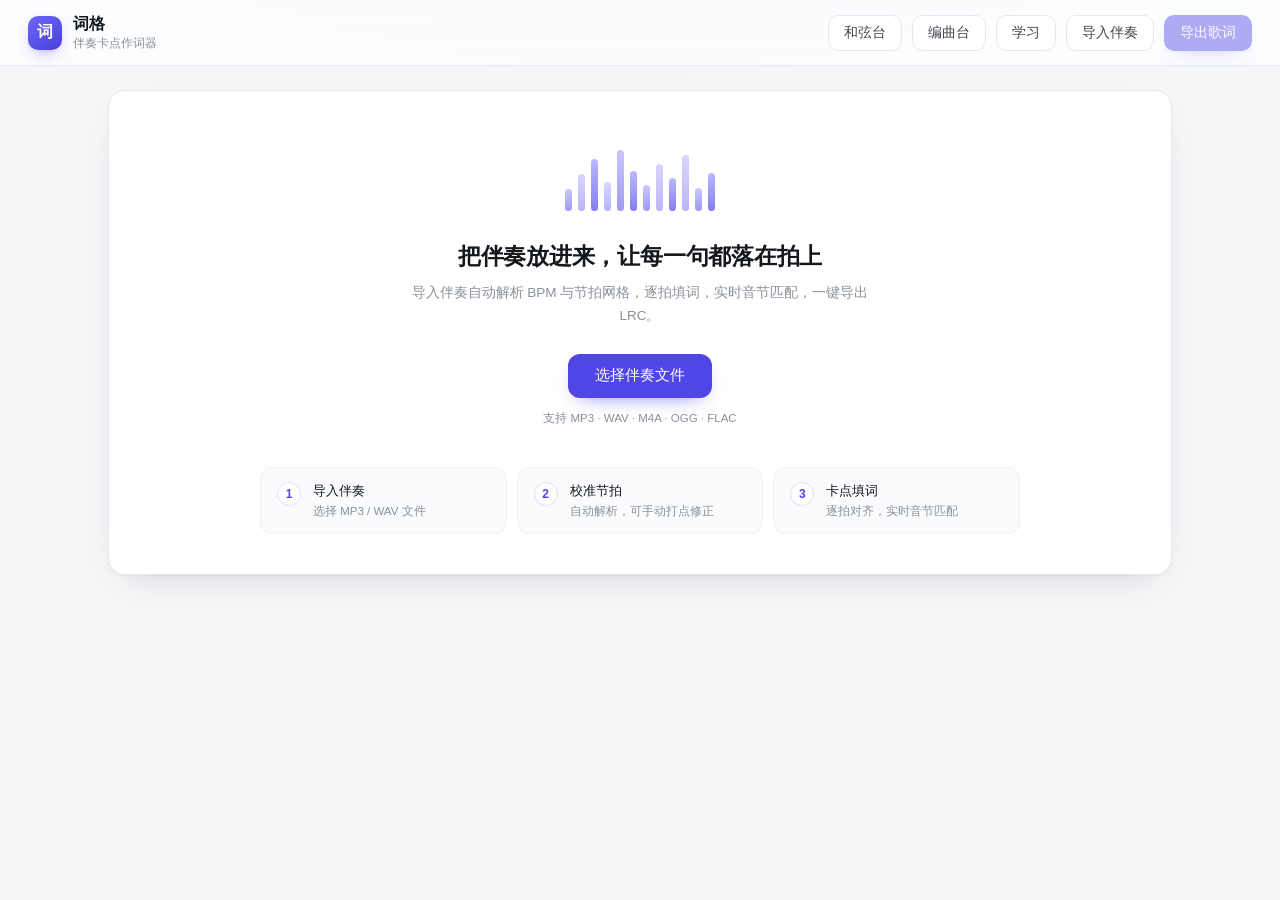
<file: index.html>
<!doctype html>
<html lang="zh-CN">
<head>
<meta charset="utf-8">
<meta name="viewport" content="width=device-width, initial-scale=1">
<title>词格 · 伴奏卡点作词器</title>
<link rel="stylesheet" href="styles.css">
</head>
<body>

<header class="topbar">
  <div class="brand">
    <div class="logo">词</div>
    <div class="brand-text">
      <h1>词格</h1>
      <p>伴奏卡点作词器</p>
    </div>
  </div>
  <div class="top-actions">
    <span class="save-hint" id="saveHint"></span>
    <button class="btn btn-ghost" id="btnHarmony">和弦台</button>
    <button class="btn btn-ghost" id="btnStudio">编曲台</button>
    <button class="btn btn-ghost" id="btnLearn">学习</button>
    <button class="btn btn-ghost" id="btnImport">导入伴奏</button>
    <button class="btn btn-primary" id="btnExport" disabled>导出歌词</button>
  </div>
</header>

<main class="shell">

  <section class="empty card" id="emptyState">
    <div class="empty-visual" aria-hidden="true">
      <span style="--h:34%"></span><span style="--h:58%"></span><span style="--h:82%"></span>
      <span style="--h:46%"></span><span style="--h:96%"></span><span style="--h:62%"></span>
      <span style="--h:40%"></span><span style="--h:74%"></span><span style="--h:52%"></span>
      <span style="--h:88%"></span><span style="--h:36%"></span><span style="--h:60%"></span>
    </div>
    <h2>把伴奏放进来，让每一句都落在拍上</h2>
    <p class="lead">导入伴奏自动解析 BPM 与节拍网格，逐拍填词，实时音节匹配，一键导出 LRC。</p>
    <button class="btn btn-primary btn-lg" id="btnEmptyImport">选择伴奏文件</button>
    <p class="hint">支持 MP3 · WAV · M4A · OGG · FLAC</p>

    <div class="steps">
      <div class="step">
        <span>1</span>
        <p>导入伴奏<em>选择 MP3 / WAV 文件</em></p>
      </div>
      <div class="step">
        <span>2</span>
        <p>校准节拍<em>自动解析，可手动打点修正</em></p>
      </div>
      <div class="step">
        <span>3</span>
        <p>卡点填词<em>逐拍对齐，实时音节匹配</em></p>
      </div>
    </div>
  </section>

  <div id="studio" hidden>

    <section class="card track">
      <div class="track-head">
        <div class="track-meta">
          <span class="live-dot"></span>
          <span class="track-name" id="trackName">—</span>
          <span class="track-info muted" id="trackInfo"></span>
        </div>
        <div class="track-tools">
          <button class="mini" id="btnZoomOut" title="缩小">−</button>
          <button class="mini" id="btnZoomIn" title="放大">+</button>
          <button class="mini" id="btnZoomAll" title="显示全部">全</button>
          <button class="mini" id="btnCtxChange">换伴奏</button>
        </div>
      </div>

      <div class="wave-wrap" id="waveWrap">
        <canvas id="wave"></canvas>
        <div class="wave-tip">点击波形跳转 · 滚轮缩放 · 拖动平移</div>
      </div>

      <div class="transport">
        <button class="play" id="btnPlay" aria-label="播放"><span class="ico-play"></span></button>
        <div class="time"><span id="timeNow">00:00.00</span><span class="sep">/</span><span id="timeDur" class="muted">00:00.00</span></div>
        <div class="beat-readout">第 <b id="barNow">–</b> 小节 · 第 <b id="beatNow">–</b> 拍</div>
        <div class="spacer"></div>
        <div class="bpm-chip"><b id="bpmChip">120.00</b> BPM</div>
      </div>
    </section>

    <section class="card panel">
      <div class="panel-head">
        <h2>节拍校准</h2>
        <div class="conf">
          <span class="muted">自动解析</span>
          <div class="conf-bar"><i id="confFill"></i></div>
          <span class="conf-label" id="confLabel">—</span>
        </div>
        <div class="spacer"></div>
        <button class="btn btn-ghost" id="btnReanalyze">重新解析</button>
      </div>

      <div class="panel-body">
        <label class="field">
          <span>BPM</span>
          <div class="input-row">
            <input id="bpmInput" type="number" min="30" max="320" step="0.01" value="120">
            <button class="mini" id="btnHalf" title="速度减半">÷2</button>
            <button class="mini" id="btnDouble" title="速度加倍">×2</button>
          </div>
        </label>

        <label class="field">
          <span>每小节拍数</span>
          <select id="bpbSelect">
            <option value="2">2 / 4</option>
            <option value="3">3 / 4</option>
            <option value="4" selected>4 / 4</option>
            <option value="6">6 / 4</option>
            <option value="8">8 / 4</option>
          </select>
        </label>

        <div class="field">
          <span>首拍时间（秒）</span>
          <div class="input-row">
            <input id="offsetInput" type="number" step="0.001" value="0">
            <button class="mini" data-nudge="-0.05">−50</button>
            <button class="mini" data-nudge="-0.01">−10</button>
            <button class="mini" data-nudge="0.01">+10</button>
            <button class="mini" data-nudge="0.05">+50</button>
          </div>
          <div class="input-row">
            <button class="mini" data-beat="-1">整拍 −1</button>
            <button class="mini" data-beat="1">整拍 +1</button>
          </div>
        </div>

        <div class="field">
          <span>手动校正</span>
          <div class="input-row">
            <button class="btn btn-ghost" id="btnTap">打点测速</button>
            <button class="btn btn-ghost" id="btnAlign">此刻对齐首拍</button>
          </div>
          <p class="hint" id="tapHint">播放伴奏，跟着重拍连点「打点测速」</p>
        </div>
      </div>
    </section>

    <section class="card lyrics">
      <div class="panel-head">
        <h2>歌词卡点</h2>
        <div class="legend">
          <span class="dot dot-beat"></span>当前拍
          <span class="dot dot-dense"></span>音节过密
        </div>
        <div class="spacer"></div>
        <button class="btn btn-ghost" id="btnAddSection">+ 段落</button>
      </div>

      <div class="grid-scroll" id="gridScroll">
        <div class="grid" id="grid"></div>
      </div>

      <div class="grid-foot">
        <span class="muted" id="gridInfo">—</span>
        <div class="spacer"></div>
        <span class="muted kbd-hint">↑ ↓ ← → 切换格子 · Space 播放 / 暂停</span>
      </div>
    </section>

  </div>
</main>

<input type="file" id="fileInput" accept="audio/*,.mp3,.wav,.m4a,.ogg,.flac,.aac" hidden>

<div class="drop-overlay" id="dropOverlay"><div>松开以导入伴奏</div></div>

<dialog id="exportDialog" class="dialog">
  <div class="dialog-inner">
    <header class="dialog-head">
      <h3>导出歌词</h3>
      <button class="icon-btn" id="btnCloseDialog" aria-label="关闭">✕</button>
    </header>
    <div class="tabs" id="exportTabs">
      <button class="tab active" data-format="lrc">LRC 逐行</button>
      <button class="tab" data-format="elrc">逐字 LRC</button>
      <button class="tab" data-format="txt">纯文本</button>
      <button class="tab" data-format="json">工程 JSON</button>
    </div>
    <textarea id="exportText" spellcheck="false" readonly></textarea>
    <footer class="dialog-foot">
      <span class="muted" id="exportInfo"></span>
      <div class="spacer"></div>
      <button class="btn btn-ghost" id="btnCopy">复制</button>
      <button class="btn btn-primary" id="btnDownload">下载文件</button>
    </footer>
  </div>
</dialog>

<div class="loading" id="loading" hidden>
  <div class="loading-inner">
    <div class="spinner"></div>
    <p id="loadingText">正在解析伴奏…</p>
  </div>
</div>

<script src="chords.js"></script>
<script src="app.js"></script>
</body>
</html>
</file>
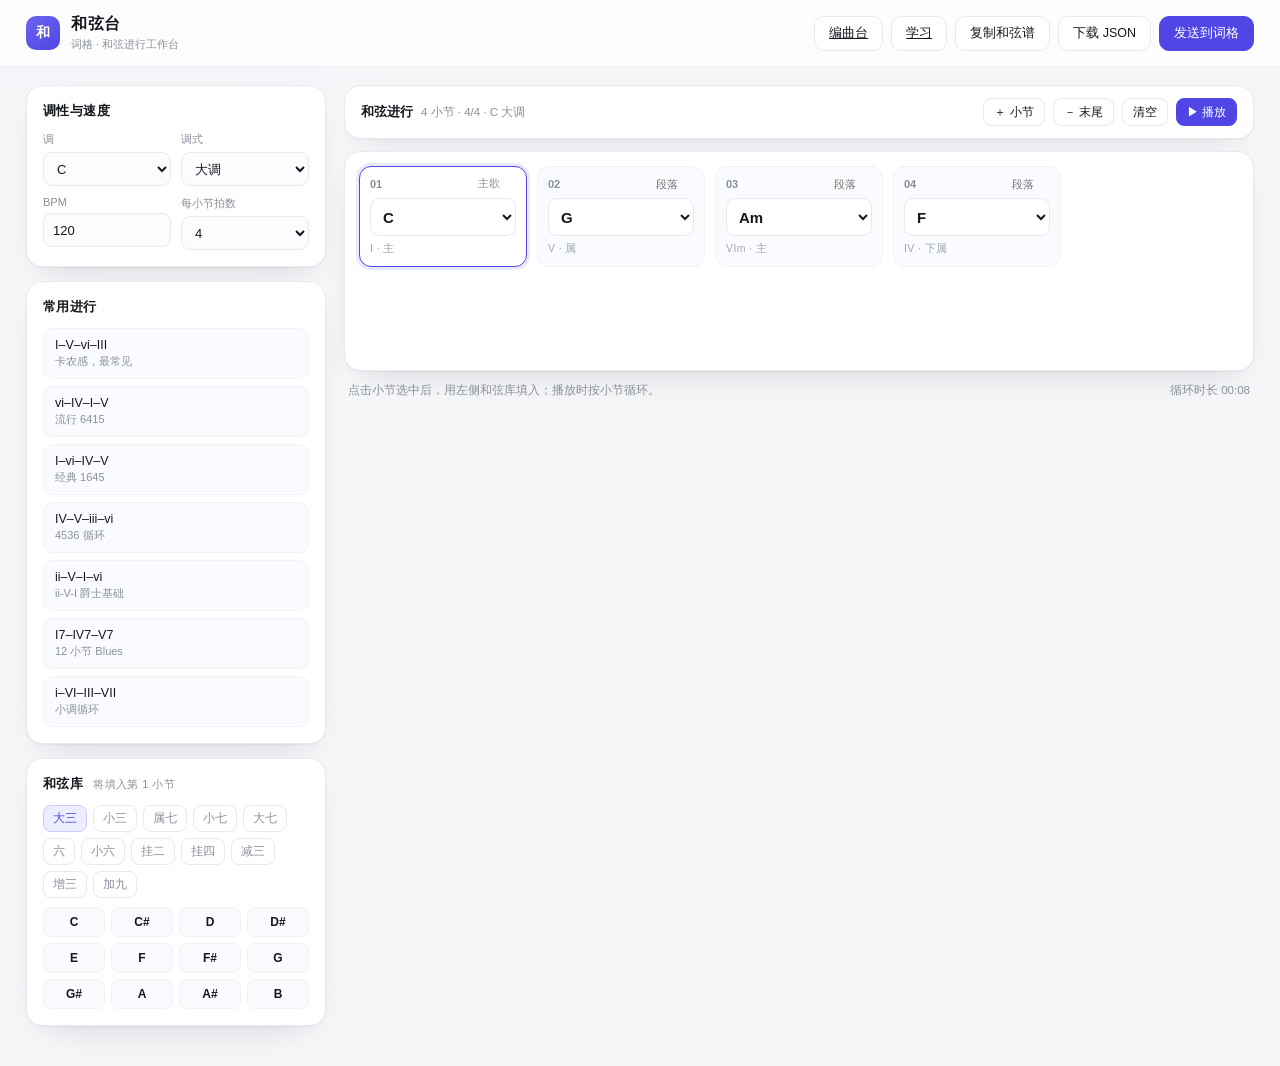
<file: harmony.html>
<!doctype html>
<html lang="zh-CN">
<head>
<meta charset="utf-8">
<meta name="viewport" content="width=device-width, initial-scale=1">
<title>和弦台 · 词格</title>
<link rel="stylesheet" href="harmony.css">
</head>
<body>

<header class="top">
  <div class="brand">
    <div class="logo">和</div>
    <div class="brand-text">
      <h1>和弦台</h1>
      <p>词格 · 和弦进行工作台</p>
    </div>
  </div>
  <div class="top-actions">
    <span class="toast" id="toast"></span>
    <a class="btn btn-ghost" href="studio.html" target="_blank" rel="noopener">编曲台</a>
    <a class="btn btn-ghost" href="learn.html" target="_blank" rel="noopener">学习</a>
    <button class="btn btn-ghost" id="btnCopy">复制和弦谱</button>
    <button class="btn btn-ghost" id="btnJson">下载 JSON</button>
    <button class="btn btn-primary" id="btnSend">发送到词格</button>
  </div>
</header>

<main class="layout">
  <aside class="side">
    <section class="panel">
      <h2>调性与速度</h2>
      <div class="row">
        <label class="field">
          <span>调</span>
          <select id="keySelect"></select>
        </label>
        <label class="field">
          <span>调式</span>
          <select id="modeSelect">
            <option value="major">大调</option>
            <option value="minor">小调</option>
          </select>
        </label>
      </div>
      <div class="row">
        <label class="field">
          <span>BPM</span>
          <input id="bpmInput" type="number" min="40" max="240" step="1" value="120">
        </label>
        <label class="field">
          <span>每小节拍数</span>
          <select id="bpbSelect">
            <option value="2">2</option>
            <option value="3">3</option>
            <option value="4" selected>4</option>
            <option value="6">6</option>
            <option value="8">8</option>
          </select>
        </label>
      </div>
    </section>

    <section class="panel">
      <h2>常用进行</h2>
      <div class="presets" id="presets"></div>
    </section>

    <section class="panel">
      <h2>和弦库 <small id="libTarget">点击填入选中小节</small></h2>
      <div class="lib-tabs" id="libTabs"></div>
      <div class="lib-grid" id="libGrid"></div>
    </section>
  </aside>

  <section class="main">
    <div class="main-head">
      <h2>和弦进行</h2>
      <span class="hint" id="progInfo">—</span>
      <div class="spacer"></div>
      <button class="mini" id="btnAddBar">＋ 小节</button>
      <button class="mini" id="btnDelBar">－ 末尾</button>
      <button class="mini" id="btnClear">清空</button>
      <button class="mini play" id="btnPlay">▶ 播放</button>
    </div>

    <div class="bar-grid" id="barGrid"></div>

    <div class="main-foot">
      <span class="hint">点击小节选中后，用左侧和弦库填入；播放时按小节循环。</span>
      <div class="spacer"></div>
      <span class="hint" id="timeInfo">—</span>
    </div>
  </section>
</main>

<datalist id="sections">
  <option value="主歌"></option>
  <option value="预副歌"></option>
  <option value="副歌"></option>
  <option value="桥段"></option>
  <option value="尾声"></option>
</datalist>

<script src="harmony.js"></script>
</body>
</html>
</file>
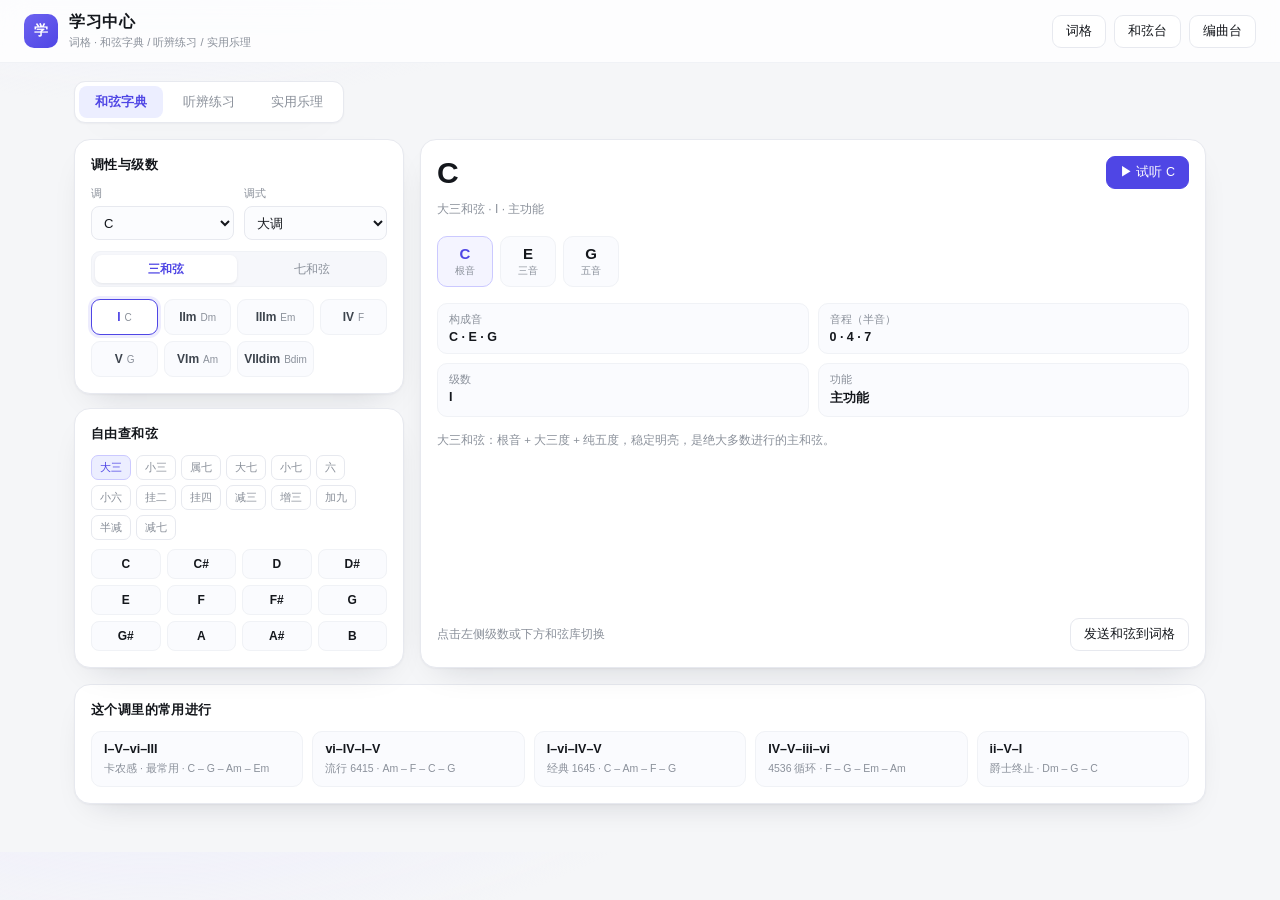
<file: learn.html>
<!doctype html>
<html lang="zh-CN">
<head>
<meta charset="utf-8">
<meta name="viewport" content="width=device-width, initial-scale=1">
<title>学习中心 · 词格</title>
<link rel="stylesheet" href="learn.css">
</head>
<body>

<header class="top">
  <div class="brand">
    <div class="logo">学</div>
    <div class="brand-text">
      <h1>学习中心</h1>
      <p>词格 · 和弦字典 / 听辨练习 / 实用乐理</p>
    </div>
  </div>
  <div class="top-actions">
    <span class="toast" id="toast"></span>
    <a class="btn btn-ghost" href="index.html">词格</a>
    <a class="btn btn-ghost" href="harmony.html" target="_blank" rel="noopener">和弦台</a>
    <a class="btn btn-ghost" href="studio.html" target="_blank" rel="noopener">编曲台</a>
  </div>
</header>

<main class="layout">
  <nav class="tabs" id="tabs">
    <button class="tab on" data-view="dict">和弦字典</button>
    <button class="tab" data-view="ear">听辨练习</button>
    <button class="tab" data-view="theory">实用乐理</button>
  </nav>

  <!-- 和弦字典 -->
  <section class="view" id="view-dict">
    <div class="dict-grid">
      <aside class="side">
        <section class="panel">
          <h2>调性与级数</h2>
          <div class="row">
            <label class="field"><span>调</span><select id="keySelect"></select></label>
            <label class="field"><span>调式</span>
              <select id="modeSelect">
                <option value="major">大调</option>
                <option value="minor">小调</option>
              </select>
            </label>
          </div>
          <div class="seg" id="seventhSeg">
            <button class="on" data-seventh="0">三和弦</button>
            <button data-seventh="1">七和弦</button>
          </div>
          <div class="degree-grid" id="degreeGrid"></div>
        </section>

        <section class="panel">
          <h2>自由查和弦</h2>
          <div class="lib-tabs" id="qualTabs"></div>
          <div class="lib-grid" id="rootGrid"></div>
        </section>
      </aside>

      <section class="detail panel" id="detailCard">
        <div class="d-head">
          <div>
            <h2 id="dName">C</h2>
            <p id="dSub">大三和弦 · I 级 · 主功能</p>
          </div>
          <button class="btn btn-primary" id="btnPlayChord">▶ 试听和弦</button>
        </div>
        <div class="note-chips" id="noteChips"></div>
        <div class="metrics">
          <div><span>构成音</span><b id="mNotes">—</b></div>
          <div><span>音程（半音）</span><b id="mIntervals">—</b></div>
          <div><span>级数</span><b id="mDegree">—</b></div>
          <div><span>功能</span><b id="mFunc">—</b></div>
        </div>
        <p class="tip" id="dTip"></p>
        <div class="d-foot">
          <span class="hint" id="dHint">点击左侧级数或下方和弦库切换</span>
          <div class="spacer"></div>
          <button class="btn btn-ghost" id="btnSendChord">发送和弦到词格</button>
        </div>
      </section>
    </div>

    <section class="panel progress-panel">
      <h2>这个调里的常用进行</h2>
      <div class="prog-list" id="progList"></div>
    </section>
  </section>

  <!-- 听辨练习 -->
  <section class="view" id="view-ear" hidden>
    <div class="ear-grid">
      <section class="panel ear-side">
        <h2>练习设置</h2>
        <label class="field"><span>难度</span>
          <select id="earLevel">
            <option value="basic">入门 · 大三 / 小三</option>
            <option value="plus" selected>进阶 · 加七和弦</option>
            <option value="hard">挑战 · 全品质</option>
          </select>
        </label>
        <div class="stat-grid">
          <div><span>得分</span><b id="statScore">0</b></div>
          <div><span>正确率</span><b id="statAcc">—</b></div>
          <div><span>连对</span><b id="statStreak">0</b></div>
          <div><span>最佳连对</span><b id="statBest">0</b></div>
        </div>
        <button class="btn btn-primary btn-block" id="btnHear">▶ 播放题目</button>
        <button class="btn btn-ghost btn-block" id="btnNewQ">换一题</button>
        <p class="hint">听到和弦后，从右侧四个选项里选出正确和弦。答错会显示构成音，方便对照记忆。</p>
      </section>

      <section class="panel ear-stage">
        <div class="stage-head">
          <h2>听辨题目 <small id="earLevelLabel">进阶</small></h2>
          <span class="hint" id="earHint">点击「播放题目」开始</span>
        </div>
        <div class="options" id="earOptions"></div>
        <p class="feedback" id="earFeedback"></p>
        <div class="stage-foot">
          <span class="hint" id="revealInfo"></span>
          <div class="spacer"></div>
          <button class="btn btn-primary" id="btnNext" hidden>下一题 →</button>
        </div>
      </section>
    </div>
  </section>

  <!-- 实用乐理 -->
  <section class="view" id="view-theory" hidden>
    <div class="theory-grid">
      <section class="panel">
        <h2>节奏与拍号</h2>
        <p class="theory-p">音乐靠重音的重复形成节奏，最小重复单元是小节，重复模式用拍号表示。</p>
        <ul class="theory-list">
          <li><b>4/4</b> 强–弱–次强–弱，流行与摇滚最常用。</li>
          <li><b>3/4</b> 强–弱–弱，圆舞曲与抒情段常用。</li>
          <li><b>6/8</b> 强–弱–弱–次强–弱–弱，流动感更强。</li>
        </ul>
        <p class="theory-p">BPM 表示每分钟多少拍；编曲台把一拍再等分成 4 个十六分音符来排织体。</p>
      </section>

      <section class="panel">
        <h2>十二平均律与音程</h2>
        <p class="theory-p">以 A=440Hz 为基准，把 440–880Hz 等比分成 12 份，得到 12 个音高。相邻两个音相差一个半音。</p>
        <div class="interval-table" id="intervalTable"></div>
      </section>

      <section class="panel">
        <h2>和弦代号</h2>
        <p class="theory-p">和弦代号由根音 + 品质后缀组成：Cmaj7 = C 根音的大七和弦；Am7 = A 根音的小七和弦；C/E = C 和弦的第一转位（低音 E）。</p>
        <ul class="theory-list">
          <li><b>三度叠置</b>：根音往上叠三度、五度，得到大三/小三；再叠七度得到七和弦。</li>
          <li><b>四种变化</b>：sus 换掉三音、dim 减五度、aug 增五度、add9 加九度。</li>
          <li><b>斜杠</b>：斜杠后写低音，常用于转位与走贝斯。</li>
        </ul>
      </section>

      <section class="panel">
        <h2>顺阶和弦表 <small id="tableKey">C 大调</small></h2>
        <table class="deg-table">
          <thead><tr><th>级数</th><th>和弦</th><th>功能</th><th>说明</th></tr></thead>
          <tbody id="theoryTable"></tbody>
        </table>
      </section>

      <section class="panel span2">
        <h2>常用和弦进行</h2>
        <div class="prog-cards" id="theoryProgressions"></div>
      </section>
    </div>
  </section>
</main>

<script src="synth.js"></script>
<script src="learn.js"></script>
</body>
</html>
</file>
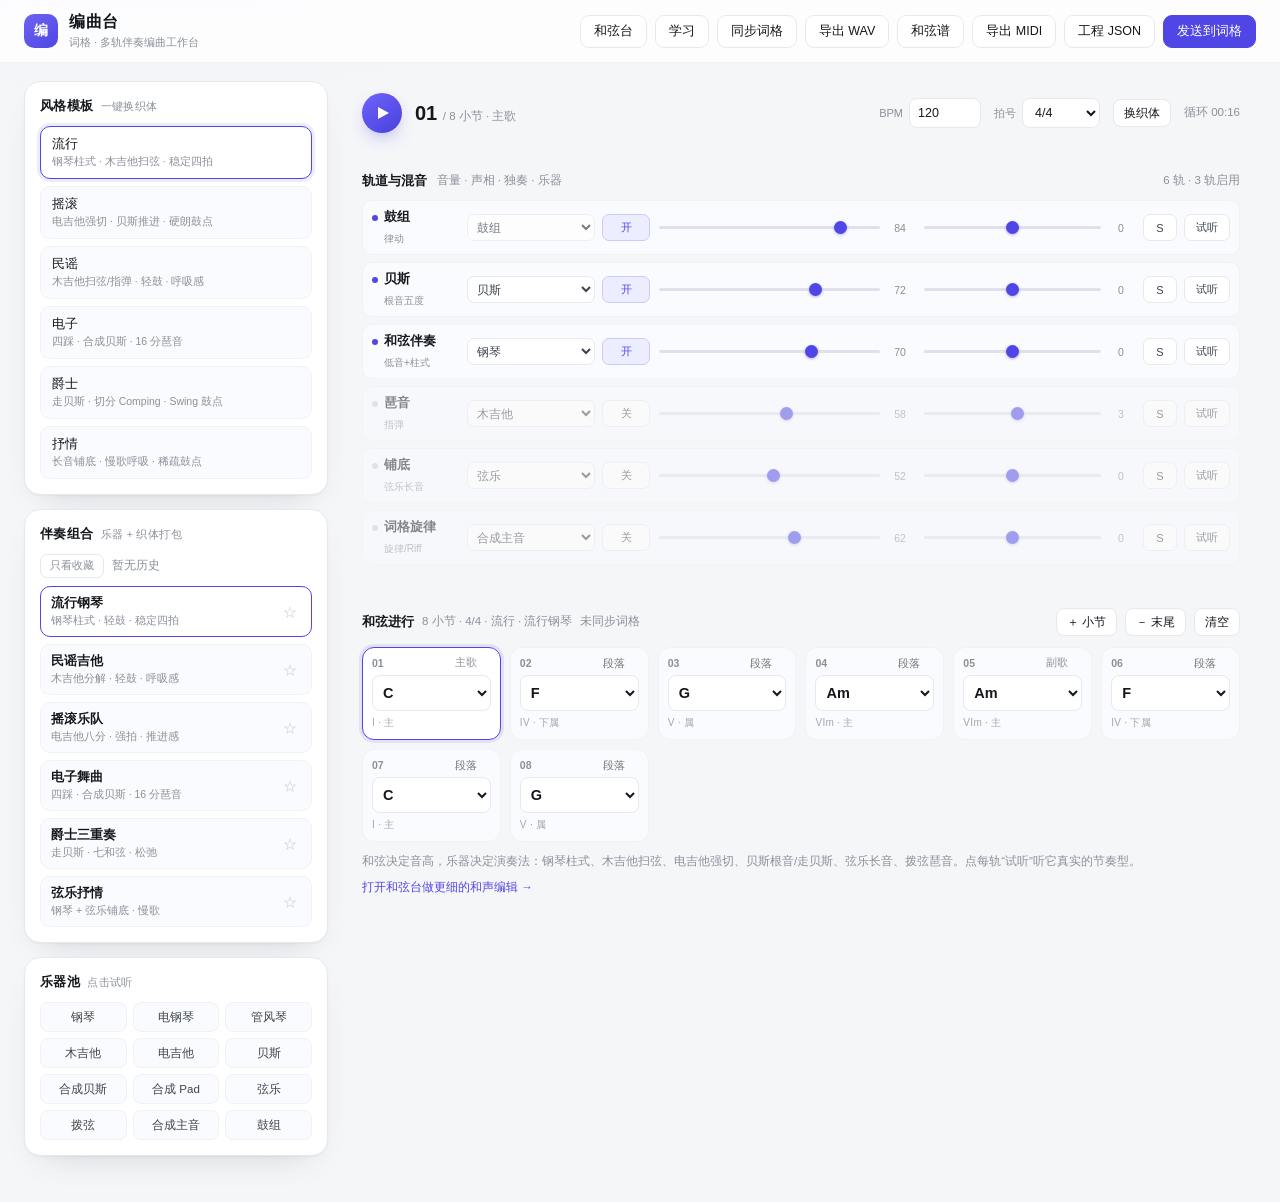
<file: studio.html>
<!doctype html>
<html lang="zh-CN">
<head>
<meta charset="utf-8">
<meta name="viewport" content="width=device-width, initial-scale=1">
<title>编曲台 · 词格</title>
<link rel="stylesheet" href="studio.css">
</head>
<body>

<header class="top">
  <div class="brand">
    <div class="logo">编</div>
    <div class="brand-text">
      <h1>编曲台</h1>
      <p>词格 · 多轨伴奏编曲工作台</p>
    </div>
  </div>
  <div class="top-actions">
    <span class="toast" id="toast"></span>
    <a class="btn btn-ghost" href="harmony.html" target="_blank" rel="noopener">和弦台</a>
    <a class="btn btn-ghost" href="learn.html" target="_blank" rel="noopener">学习</a>
    <button class="btn btn-ghost" id="btnSyncCige">同步词格</button>
    <button class="btn btn-ghost" id="btnWav">导出 WAV</button>
    <button class="btn btn-ghost" id="btnSheet">和弦谱</button>
    <button class="btn btn-ghost" id="btnMidi">导出 MIDI</button>
    <button class="btn btn-ghost" id="btnJson">工程 JSON</button>
    <button class="btn btn-primary" id="btnSend">发送到词格</button>
  </div>
</header>

<main class="layout">
  <aside class="side">
    <section class="panel">
      <h2>风格模板 <small>一键换织体</small></h2>
      <div class="styles" id="styles"></div>
    </section>

    <section class="panel">
      <h2>伴奏组合 <small>乐器 + 织体打包</small></h2>
      <div class="combo-head">
        <button class="chip" id="btnOnlyFav">只看收藏</button>
        <span class="hint" id="histInfo">—</span>
      </div>
      <div class="combos" id="combos"></div>
    </section>

    <section class="panel">
      <h2>乐器池 <small>点击试听</small></h2>
      <div class="inst-grid" id="instGrid"></div>
    </section>
  </aside>

  <section class="main">
    <div class="transport card">
      <button class="play" id="btnPlay" aria-label="播放"><span class="ico-play"></span></button>
      <div class="pos">
        <b id="posBar">—</b>
        <span id="posInfo">— 小节</span>
      </div>
      <div class="spacer"></div>
      <label class="inline"><span>BPM</span><input id="bpmInput" type="number" min="40" max="240" step="1" value="120"></label>
      <label class="inline"><span>拍号</span>
        <select id="bpbSelect">
          <option value="2">2/4</option>
          <option value="3">3/4</option>
          <option value="4" selected>4/4</option>
          <option value="6">6/8</option>
          <option value="8">8 拍</option>
        </select>
      </label>
      <button class="mini" id="btnVariation">换织体</button>
      <span class="hint" id="loopInfo">—</span>
    </div>

    <div class="tracks card">
      <div class="tracks-head">
        <h2>轨道与混音</h2>
        <span class="hint">音量 · 声相 · 独奏 · 乐器</span>
        <div class="spacer"></div>
        <span class="hint" id="mixInfo">—</span>
      </div>
      <div class="track-rows" id="trackRows"></div>
    </div>

    <div class="bars card">
      <div class="bars-head">
        <h2>和弦进行</h2>
        <span class="hint" id="progInfo">—</span>
        <span class="hint" id="cigeInfo">未同步词格</span>
        <div class="spacer"></div>
        <button class="mini" id="btnAddBar">＋ 小节</button>
        <button class="mini" id="btnDelBar">－ 末尾</button>
        <button class="mini" id="btnClearBars">清空</button>
      </div>
      <div class="bar-grid" id="barGrid"></div>
      <div class="bars-foot">
        <span class="hint">和弦决定音高，乐器决定演奏法：钢琴柱式、木吉他扫弦、电吉他强切、贝斯根音/走贝斯、弦乐长音、拨弦琶音。点每轨“试听”听它真实的节奏型。</span>
        <div class="spacer"></div>
        <a class="link" href="harmony.html" target="_blank" rel="noopener">打开和弦台做更细的和声编辑 →</a>
      </div>
    </div>
  </section>
</main>

<datalist id="sections">
  <option value="主歌"></option>
  <option value="预副歌"></option>
  <option value="副歌"></option>
  <option value="桥段"></option>
  <option value="尾声"></option>
</datalist>

<script src="synth.js"></script>
<script src="studio.js"></script>
</body>
</html>
</file>
<file: styles.css>
/* 词格 · 伴奏卡点作词器 */
:root{
  --bg:#f5f6f8;
  --surface:#ffffff;
  --line:#e7e9ef;
  --line-soft:#f0f2f6;
  --ink:#14171c;
  --ink-2:#41474f;
  --muted:#8a909a;
  --accent:#4f46e5;
  --accent-hover:#443bd6;
  --accent-soft:#eceeff;
  --warn:#d97706;
  --radius:16px;
  --shadow:0 1px 2px rgba(16,24,40,.04), 0 14px 34px -20px rgba(16,24,40,.22);
}

*{box-sizing:border-box}
html,body{height:100%}
body{
  margin:0;
  background:
    radial-gradient(1100px 520px at 50% -260px, #e9e8ff 0%, rgba(233,232,255,0) 65%),
    var(--bg);
  color:var(--ink);
  font-family:-apple-system,BlinkMacSystemFont,"SF Pro SC","PingFang SC","Helvetica Neue",Arial,sans-serif;
  font-size:14px;
  -webkit-font-smoothing:antialiased;
}
[hidden]{display:none !important}
h1,h2,h3,p{margin:0}
.muted{color:var(--muted)}
.spacer{flex:1}

/* ── 顶栏 ── */
.topbar{
  position:sticky;top:0;z-index:20;
  display:flex;align-items:center;justify-content:space-between;
  padding:14px 28px;
  background:rgba(255,255,255,.72);
  backdrop-filter:saturate(180%) blur(14px);
  border-bottom:1px solid var(--line);
}
.brand{display:flex;align-items:center;gap:11px}
.logo{
  width:34px;height:34px;border-radius:10px;
  background:linear-gradient(145deg,#6d64ff,#4a41d9);
  color:#fff;font-weight:600;font-size:16px;
  display:grid;place-items:center;
  box-shadow:0 6px 16px -8px rgba(79,70,229,.9);
}
.brand-text h1{font-size:16px;font-weight:600;letter-spacing:.01em}
.brand-text p{font-size:11.5px;color:var(--muted);margin-top:1px}
.top-actions{display:flex;align-items:center;gap:10px}
.save-hint{font-size:12px;color:var(--muted);opacity:0;transition:opacity .3s}
.save-hint.show{opacity:1}

/* ── 布局 ── */
.shell{max-width:1120px;margin:0 auto;padding:24px 28px 60px;display:flex;flex-direction:column;gap:16px}
#studio{display:flex;flex-direction:column;gap:16px}
.card{
  background:var(--surface);
  border:1px solid var(--line);
  border-radius:var(--radius);
  box-shadow:var(--shadow);
}

/* ── 按钮 / 表单 ── */
.btn{
  height:36px;padding:0 15px;border-radius:10px;border:1px solid transparent;
  background:#fff;color:var(--ink);font-size:13.5px;font-weight:500;
  font-family:inherit;cursor:pointer;
  display:inline-flex;align-items:center;justify-content:center;gap:6px;
  transition:background .15s,border-color .15s,box-shadow .15s,transform .08s;
  white-space:nowrap;
}
.btn:active{transform:translateY(.5px)}
.btn-primary{background:var(--accent);color:#fff;box-shadow:0 8px 20px -12px rgba(79,70,229,.9)}
.btn-primary:hover{background:var(--accent-hover)}
.btn-ghost{border-color:var(--line);color:var(--ink-2)}
.btn-ghost:hover{border-color:#d5d8e4;background:#fafbfe}
.btn:disabled{opacity:.45;cursor:not-allowed}
.btn-lg{height:44px;padding:0 26px;font-size:14.5px;border-radius:12px}
.mini{
  height:34px;min-width:36px;padding:0 9px;border-radius:9px;
  border:1px solid var(--line);background:#fff;color:var(--ink-2);
  font-family:inherit;font-size:12.5px;cursor:pointer;transition:.15s;
}
.mini:hover{border-color:#d3d6e3;background:#fafbfe}
.icon-btn{
  width:30px;height:30px;border:none;border-radius:8px;background:transparent;
  color:var(--muted);font-size:15px;cursor:pointer;
}
.icon-btn:hover{background:#f2f3f7;color:var(--ink)}

input,select,textarea{
  font-family:inherit;font-size:13.5px;color:var(--ink);
  background:#fff;border:1px solid var(--line);border-radius:9px;
  height:34px;padding:0 10px;outline:none;
  transition:border-color .15s,box-shadow .15s;
}
input:focus,select:focus,textarea:focus{
  border-color:var(--accent);
  box-shadow:0 0 0 3px rgba(79,70,229,.12);
}
input[type=number]{font-variant-numeric:tabular-nums}
select{cursor:pointer;padding-right:26px}

.field{display:flex;flex-direction:column;gap:7px;min-width:0}
.field > span{font-size:12px;color:var(--muted);letter-spacing:.02em}
.input-row{display:flex;gap:6px;align-items:center}
.input-row input{flex:1;min-width:0}
.hint{font-size:11.5px;color:var(--muted);line-height:1.5}

/* ── 空状态 ── */
.empty{padding:56px 32px 40px;text-align:center;display:flex;flex-direction:column;align-items:center}
.empty-visual{display:flex;gap:6px;align-items:flex-end;height:64px;margin-bottom:30px}
.empty-visual span{
  width:7px;height:var(--h);border-radius:4px;
  background:linear-gradient(180deg,#9f9aff,#4f46e5);
  opacity:.55;
  animation:pulse 2.6s ease-in-out infinite;
}
.empty-visual span:nth-child(2n){animation-delay:.25s;opacity:.4}
.empty-visual span:nth-child(3n){animation-delay:.5s;opacity:.7}
@keyframes pulse{0%,100%{transform:scaleY(1)}50%{transform:scaleY(.72)}}
.empty h2{font-size:23px;font-weight:600;letter-spacing:-.01em}
.empty .lead{margin-top:10px;color:var(--muted);font-size:13.5px;line-height:1.7;max-width:460px}
.empty .btn-lg{margin-top:26px}
.empty .hint{margin-top:12px;font-size:11.5px}
.steps{
  display:grid;grid-template-columns:repeat(3,1fr);gap:10px;
  width:100%;max-width:760px;margin-top:40px;
}
.step{
  display:flex;gap:12px;align-items:flex-start;text-align:left;
  padding:14px 16px;border-radius:12px;background:#fafbfd;border:1px solid var(--line-soft);
}
.step > span{
  flex:none;width:24px;height:24px;border-radius:50%;
  background:#fff;border:1px solid #dfe2ef;color:var(--accent);
  font-size:12px;font-weight:600;display:grid;place-items:center;
}
.step p{font-size:13px;font-weight:500;color:var(--ink)}
.step em{display:block;font-style:normal;font-size:11.5px;color:var(--muted);margin-top:4px;font-weight:400}

/* ── 伴奏卡 ── */
.track{padding:16px 18px 14px}
.track-head{display:flex;align-items:center;justify-content:space-between;margin-bottom:12px}
.track-meta{display:flex;align-items:center;gap:9px;min-width:0}
.live-dot{width:7px;height:7px;border-radius:50%;background:var(--accent);flex:none}
.track-name{font-size:13.5px;font-weight:500;max-width:420px;overflow:hidden;text-overflow:ellipsis;white-space:nowrap}
.track-info{font-size:11.5px}
.track-tools{display:flex;gap:6px}

.wave-wrap{position:relative;border-radius:12px;overflow:hidden;background:#fbfbfd;border:1px solid var(--line-soft);cursor:crosshair}
#wave{display:block;width:100%;height:158px}
.wave-tip{
  position:absolute;right:10px;top:8px;font-size:10.5px;color:#aab0bd;
  background:rgba(255,255,255,.9);padding:3px 7px;border-radius:6px;
  pointer-events:none;opacity:0;transition:opacity .2s;
}
.wave-wrap:hover .wave-tip{opacity:.95}

.transport{display:flex;align-items:center;gap:16px;margin-top:14px}
.play{
  width:42px;height:42px;border-radius:50%;border:none;flex:none;cursor:pointer;
  background:linear-gradient(145deg,#6d64ff,#4a41d9);color:#fff;
  display:grid;place-items:center;position:relative;
  box-shadow:0 8px 20px -10px rgba(79,70,229,.9);
  transition:transform .1s,box-shadow .2s;
}
.play:hover{box-shadow:0 10px 24px -10px rgba(79,70,229,1)}
.play:active{transform:scale(.96)}
.ico-play{
  width:0;height:0;border-left:12px solid #fff;border-top:7px solid transparent;border-bottom:7px solid transparent;
  margin-left:3px;
}
.play.is-playing .ico-play{
  border:none;width:13px;height:15px;margin-left:0;
  background:linear-gradient(#fff,#fff) left/4px 100% no-repeat,
             linear-gradient(#fff,#fff) right/4px 100% no-repeat;
}
.time{font-size:13px;font-variant-numeric:tabular-nums;letter-spacing:.02em}
.time .sep{margin:0 6px;color:#c4c8d2}
.beat-readout{font-size:12.5px;color:var(--muted)}
.beat-readout b{color:var(--ink);font-weight:600}
.bpm-chip{
  font-size:11.5px;color:var(--muted);padding:7px 11px;border-radius:9px;
  background:#f6f7fb;border:1px solid var(--line-soft);
}
.bpm-chip b{font-size:13px;color:var(--ink);font-weight:600;font-variant-numeric:tabular-nums}

/* ── 校准卡 ── */
.panel{padding:18px}
.panel-head{display:flex;align-items:center;gap:14px;margin-bottom:16px;flex-wrap:wrap}
.panel-head h2{font-size:15px;font-weight:600}
.conf{display:flex;align-items:center;gap:8px;font-size:11.5px}
.conf-bar{width:74px;height:4px;border-radius:3px;background:#eef0f5;overflow:hidden}
.conf-bar i{display:block;height:100%;width:0;border-radius:3px;background:linear-gradient(90deg,#a5a0ff,#4f46e5);transition:width .6s}
.conf-label{color:var(--ink-2)}
.panel-body{display:grid;grid-template-columns:repeat(auto-fit,minmax(230px,1fr));gap:18px 24px}
.legend{display:flex;align-items:center;gap:6px;font-size:11.5px;color:var(--muted)}
.dot{width:7px;height:7px;border-radius:2px;display:inline-block;margin-left:6px}
.dot-beat{background:var(--accent-soft);box-shadow:inset 0 0 0 1px var(--accent)}
.dot-dense{background:#fef3e2;box-shadow:inset 0 0 0 1px var(--warn)}

/* ── 歌词网格 ── */
.lyrics{padding:18px 18px 12px;display:flex;flex-direction:column;min-height:300px}
.grid-scroll{max-height:52vh;overflow:auto;padding:4px 2px 8px;margin:0 -2px}
.grid{display:flex;flex-direction:column;gap:6px;min-width:520px}

.section-row{
  display:flex;align-items:center;gap:10px;
  margin:14px 0 6px;padding-top:12px;border-top:1px dashed #eceef4;
}
.section-row:first-child{margin-top:2px;border-top:none;padding-top:0}
.section-row input{
  height:26px;border:none;background:transparent;font-size:12px;font-weight:600;
  color:var(--accent);padding:0 6px;border-radius:6px;width:auto;min-width:70px;
}
.section-row input:hover{background:#f6f7fc}
.section-row input:focus{background:#fff;border:1px solid var(--accent);height:26px}
.section-row .sec-time{font-size:10.5px;color:var(--muted);font-variant-numeric:tabular-nums}
.section-row .sec-del{
  border:none;background:transparent;color:#c2c6d2;font-size:14px;cursor:pointer;
  width:22px;height:22px;border-radius:6px;line-height:1;
}
.section-row .sec-del:hover{background:#f4f5f9;color:#8a909a}

.bar-row{
  display:grid;
  grid-template-columns:66px repeat(var(--bpb,4),minmax(0,1fr));
  gap:6px;align-items:stretch;
}
.bar-gutter{display:flex;flex-direction:column;justify-content:center;padding-left:6px;gap:1px}
.bar-no{font-size:11.5px;font-weight:600;color:#a0a6b3;font-variant-numeric:tabular-nums}
.bar-time{font-size:10px;color:#b6bbc7;font-variant-numeric:tabular-nums}
.bar-row.is-current .bar-no{color:var(--accent)}

.cell-wrap{
  position:relative;display:flex;border-radius:9px;
  background:#fafbfd;border:1px solid var(--line-soft);
  transition:border-color .12s,background .12s,box-shadow .12s;
  overflow:hidden;
}
.cell-wrap:hover{background:#fff;border-color:#dfe3ee}
.cell-wrap:focus-within{background:#fff;border-color:var(--accent);box-shadow:0 0 0 3px rgba(79,70,229,.12)}
.cell-wrap.is-playing{border-color:var(--accent);background:#fff;box-shadow:0 0 0 3px rgba(79,70,229,.16)}
.cell-wrap.is-dense::after{
  content:"";position:absolute;right:4px;top:4px;width:5px;height:5px;border-radius:50%;
  background:#f0b352;
}
.cell{
  width:100%;height:40px;border:none !important;background:transparent;
  text-align:center;font-size:14.5px;padding:0 10px;color:var(--ink);
  box-shadow:none !important;
}
.cell::placeholder{color:#d3d7e2;font-size:12px;letter-spacing:.06em}
.cell-progress{
  position:absolute;left:0;bottom:0;height:2.5px;width:100%;
  background:linear-gradient(90deg,#a49eff,var(--accent));
  transform:scaleX(0);transform-origin:left;border-radius:0 2px 0 0;
  pointer-events:none;
}

.chord-row{
  display:grid;
  grid-template-columns:66px repeat(var(--bpb,4),minmax(0,1fr));
  gap:6px;align-items:center;margin-top:-2px;
}
.chord-gutter{align-items:flex-end;padding-bottom:2px}
.chord-label{font-size:10px;color:#b6bbc7;letter-spacing:.08em}
.chord-chip{
  grid-column:2 / -1;height:24px;border:1px dashed #e0e3ef !important;border-radius:7px;
  background:transparent;color:#6d5bd0;font-size:12px;font-weight:600;letter-spacing:.03em;
  padding:0 10px;box-shadow:none !important;font-variant-numeric:tabular-nums;
}
.chord-chip::placeholder{color:#cfd3e0;font-weight:400}
.chord-chip:hover{background:#fff;border-color:#d3d8e8 !important}
.chord-chip:focus{background:#fff;border-style:solid !important;border-color:var(--accent) !important;outline:none}
.bar-row.is-current + .chord-row .chord-chip{color:var(--accent)}

.grid-foot{
  display:flex;align-items:center;gap:10px;padding-top:12px;margin-top:4px;
  border-top:1px solid var(--line-soft);font-size:11.5px;
}
.kbd-hint{font-size:11px}

/* ── 拖放 / 加载 ── */
.drop-overlay{
  position:fixed;inset:0;z-index:40;display:none;place-items:center;
  background:rgba(79,70,229,.10);backdrop-filter:blur(3px);
}
.drop-overlay.on{display:grid}
.drop-overlay > div{
  padding:34px 52px;border-radius:18px;background:#fff;
  border:2px dashed #b9b4ff;color:var(--accent);font-size:16px;font-weight:500;
  box-shadow:0 20px 50px -24px rgba(16,24,40,.4);
}
.loading{position:fixed;inset:0;z-index:45;display:grid;place-items:center;background:rgba(247,248,251,.78);backdrop-filter:blur(4px)}
.loading-inner{display:flex;flex-direction:column;align-items:center;gap:14px}
.spinner{
  width:30px;height:30px;border-radius:50%;
  border:2.5px solid #e2e1fb;border-top-color:var(--accent);
  animation:spin .8s linear infinite;
}
.loading p{font-size:13px;color:var(--ink-2)}
@keyframes spin{to{transform:rotate(360deg)}}

/* ── 导出弹窗 ── */
.dialog{
  border:none;padding:0;border-radius:18px;background:#fff;
  box-shadow:0 30px 80px -30px rgba(16,24,40,.45);
  width:min(760px,92vw);
}
.dialog::backdrop{background:rgba(20,23,28,.28);backdrop-filter:blur(2px)}
.dialog-inner{display:flex;flex-direction:column;padding:20px}
.dialog-head{display:flex;align-items:center;justify-content:space-between;margin-bottom:14px}
.dialog-head h3{font-size:15px;font-weight:600}
.tabs{display:flex;gap:4px;padding:3px;background:#f4f5f9;border-radius:10px;margin-bottom:12px;width:fit-content}
.tab{
  border:none;background:transparent;padding:7px 14px;border-radius:8px;
  font-family:inherit;font-size:12.5px;color:var(--ink-2);cursor:pointer;transition:.15s;
}
.tab:hover{color:var(--ink)}
.tab.active{background:#fff;color:var(--accent);font-weight:600;box-shadow:0 2px 6px rgba(16,24,40,.06)}
#exportText{
  height:320px;resize:vertical;padding:14px;line-height:1.7;
  font-family:"SF Mono",Menlo,Consolas,monospace;font-size:12.5px;
  background:#fafbfd;border-color:var(--line);
}
.dialog-foot{display:flex;align-items:center;gap:10px;margin-top:14px;font-size:11.5px}

@media (max-width:760px){
  .topbar{padding:12px 16px}
  .shell{padding:16px 14px 40px}
  .empty{padding:36px 18px 28px}
  .steps{grid-template-columns:1fr}
  .panel-body{grid-template-columns:1fr}
  .transport{flex-wrap:wrap;gap:10px}
  .brand-text p{display:none}
  .track-info{display:none}
}
</file>
<file: harmony.css>
/* 和弦台 · 词格和弦工作台 */
:root{
  --bg:#f5f6f8;
  --surface:#fff;
  --line:#e7e9ef;
  --line-soft:#f0f2f6;
  --ink:#14171c;
  --muted:#8a909a;
  --accent:#4f46e5;
  --accent-soft:#eceeff;
  --radius:16px;
  --shadow:0 1px 2px rgba(16,24,40,.04), 0 14px 34px -20px rgba(16,24,40,.22);
}
*{box-sizing:border-box}
body{
  margin:0;min-height:100%;
  background:
    radial-gradient(900px 460px at 12% -220px, #e9e8ff 0%, rgba(233,232,255,0) 70%),
    var(--bg);
  color:var(--ink);
  font-family:-apple-system,BlinkMacSystemFont,"SF Pro SC","PingFang SC","Helvetica Neue",Arial,sans-serif;
  font-size:14px;-webkit-font-smoothing:antialiased;
}
h1,h2,p{margin:0}
[hidden]{display:none !important}
.spacer{flex:1}
.hint{font-size:11.5px;color:var(--muted)}

.top{
  position:sticky;top:0;z-index:10;display:flex;align-items:center;justify-content:space-between;
  padding:14px 26px;background:rgba(255,255,255,.78);backdrop-filter:blur(14px);
  border-bottom:1px solid var(--line-soft);
}
.brand{display:flex;align-items:center;gap:11px}
.logo{
  width:34px;height:34px;border-radius:10px;display:grid;place-items:center;
  background:linear-gradient(140deg,#6d63f0,#4f46e5);color:#fff;font-weight:700;
}
.brand-text h1{font-size:16px;letter-spacing:.04em}
.brand-text p{font-size:11px;color:var(--muted);margin-top:2px}
.top-actions{display:flex;align-items:center;gap:8px}
.toast{font-size:11.5px;color:var(--accent);opacity:0;transition:opacity .2s}
.toast.show{opacity:1}

.btn{border:1px solid var(--line);background:#fff;border-radius:10px;padding:8px 14px;font-size:12.5px;cursor:pointer;color:var(--ink)}
.btn:hover{border-color:#d5d9e6}
.btn-primary{background:var(--accent);border-color:var(--accent);color:#fff}
.btn-primary:hover{background:#443bd6}
.btn-ghost{background:#fff}

.layout{display:grid;grid-template-columns:300px minmax(0,1fr);gap:18px;padding:18px 26px 40px}
@media (max-width:900px){.layout{grid-template-columns:1fr}}

.side{display:flex;flex-direction:column;gap:14px}
.panel{background:var(--surface);border:1px solid var(--line);border-radius:var(--radius);padding:16px;box-shadow:var(--shadow)}
.panel h2{font-size:13px;margin-bottom:12px;letter-spacing:.03em}
.panel h2 small{font-weight:400;color:var(--muted);margin-left:6px;font-size:11px}
.row{display:flex;gap:10px}
.row + .row{margin-top:10px}
.field{flex:1;display:flex;flex-direction:column;gap:5px}
.field span{font-size:11px;color:var(--muted)}
.field select,.field input{
  height:34px;border:1px solid var(--line);border-radius:9px;background:#fbfcfe;
  padding:0 9px;font-size:13px;color:var(--ink);outline:none;width:100%;
}
.field select:focus,.field input:focus{border-color:var(--accent);background:#fff}

.presets{display:flex;flex-direction:column;gap:7px}
.preset{
  text-align:left;border:1px solid var(--line-soft);background:#fafbfe;border-radius:10px;
  padding:9px 11px;font-size:12.5px;cursor:pointer;color:var(--ink);
}
.preset:hover{border-color:#d8dcff;background:#f4f4ff}
.preset b{display:block;font-size:11px;color:var(--muted);font-weight:500;margin-top:2px}

.lib-tabs{display:flex;gap:6px;margin-bottom:9px;flex-wrap:wrap}
.lib-tabs button{
  border:1px solid var(--line);background:#fff;border-radius:8px;padding:5px 9px;font-size:11.5px;cursor:pointer;color:var(--muted);
}
.lib-tabs button.on{background:var(--accent-soft);border-color:#cbc9ff;color:var(--accent)}
.lib-grid{display:grid;grid-template-columns:repeat(4,1fr);gap:6px}
.lib-grid button{
  border:1px solid var(--line-soft);background:#fafbfe;border-radius:8px;height:30px;
  font-size:12px;cursor:pointer;color:var(--ink);font-weight:600;
}
.lib-grid button:hover{background:#f0f0ff;border-color:#cbc9ff;color:var(--accent)}

.main{min-width:0;display:flex;flex-direction:column;gap:12px}
.main-head{
  display:flex;align-items:center;gap:8px;background:var(--surface);border:1px solid var(--line);
  border-radius:var(--radius);padding:12px 16px;box-shadow:var(--shadow);flex-wrap:wrap;
}
.main-head h2{font-size:13px}
.mini{
  border:1px solid var(--line);background:#fff;border-radius:8px;height:28px;padding:0 10px;
  font-size:11.5px;cursor:pointer;color:var(--ink);
}
.mini:hover{border-color:#d5d9e6}
.mini.play{background:var(--accent);border-color:var(--accent);color:#fff}
.mini.play:hover{background:#443bd6}

.bar-grid{
  display:grid;grid-template-columns:repeat(auto-fill,minmax(150px,1fr));gap:10px;
  background:var(--surface);border:1px solid var(--line);border-radius:var(--radius);
  padding:14px;box-shadow:var(--shadow);min-height:220px;align-content:start;
}
.bar{
  border:1px solid var(--line-soft);border-radius:12px;padding:10px;background:#fafbfe;
  cursor:pointer;transition:border-color .12s,box-shadow .12s,background .12s;
}
.bar:hover{border-color:#dfe3ee;background:#fff}
.bar.on{border-color:var(--accent);background:#fff;box-shadow:0 0 0 3px rgba(79,70,229,.12)}
.bar.playing{border-color:var(--accent);background:#f7f7ff;box-shadow:0 0 0 3px rgba(79,70,229,.18)}
.bar-head{display:flex;align-items:center;justify-content:space-between;gap:6px;margin-bottom:7px}
.bar-no{font-size:11px;color:var(--muted);font-weight:600;font-variant-numeric:tabular-nums}
.bar-sec{
  border:none;background:transparent;font-size:10.5px;color:var(--muted);text-align:right;
  width:78px;outline:none;cursor:pointer;
}
.bar-sec:focus{color:var(--accent)}
.bar-chord{
  width:100%;height:38px;border:1px solid var(--line);border-radius:9px;background:#fff;
  font-size:15px;font-weight:700;color:var(--ink);padding:0 8px;outline:none;cursor:pointer;
}
.bar-chord:focus{border-color:var(--accent)}
.bar-func{margin-top:6px;font-size:10.5px;color:#a0a6b3;letter-spacing:.04em}
.bar.playing .bar-func{color:var(--accent)}

.main-foot{display:flex;align-items:center;gap:10px;padding:0 4px}
</file>
<file: learn.css>
/* 学习中心 · 词格乐理与听辨 */
:root{
  --bg:#f5f6f8;
  --surface:#fff;
  --line:#e7e9ef;
  --line-soft:#f0f2f6;
  --ink:#14171c;
  --ink-2:#3d444d;
  --muted:#8a909a;
  --accent:#4f46e5;
  --accent-soft:#eceeff;
  --accent-deep:#443bd6;
  --ok:#0f9d58;
  --bad:#d93025;
  --radius:16px;
  --shadow:0 1px 2px rgba(16,24,40,.04), 0 14px 34px -20px rgba(16,24,40,.22);
}
*{box-sizing:border-box}
body{
  margin:0;min-height:100%;
  background:
    radial-gradient(900px 460px at 12% -220px, #e9e8ff 0%, rgba(233,232,255,0) 70%),
    var(--bg);
  color:var(--ink);
  font-family:-apple-system,BlinkMacSystemFont,"SF Pro SC","PingFang SC","Helvetica Neue",Arial,sans-serif;
  font-size:14px;-webkit-font-smoothing:antialiased;
}
h1,h2,p,ul{margin:0}
[hidden]{display:none !important}
.spacer{flex:1}
.hint{font-size:11.5px;color:var(--muted);line-height:1.6}

.top{
  position:sticky;top:0;z-index:10;display:flex;align-items:center;justify-content:space-between;
  gap:12px;padding:12px 24px;background:rgba(255,255,255,.78);backdrop-filter:blur(14px);
  border-bottom:1px solid var(--line-soft);flex-wrap:wrap;
}
.brand{display:flex;align-items:center;gap:11px}
.logo{
  width:34px;height:34px;border-radius:10px;display:grid;place-items:center;
  background:linear-gradient(140deg,#6d63f0,#4f46e5);color:#fff;font-weight:700;
}
.brand-text h1{font-size:16px;letter-spacing:.04em}
.brand-text p{font-size:11px;color:var(--muted);margin-top:2px}
.top-actions{display:flex;align-items:center;gap:8px;flex-wrap:wrap}
.toast{font-size:11.5px;color:var(--accent);opacity:0;transition:opacity .2s}
.toast.show{opacity:1}

.btn{
  display:inline-flex;align-items:center;justify-content:center;height:33px;padding:0 13px;
  border:1px solid var(--line);background:#fff;border-radius:9px;font-size:12.5px;
  color:var(--ink);cursor:pointer;text-decoration:none;white-space:nowrap;transition:.15s;
}
.btn:hover{border-color:#d5d9e6;background:#fafbff}
.btn-primary{background:var(--accent);border-color:var(--accent);color:#fff}
.btn-primary:hover{background:var(--accent-deep);border-color:var(--accent-deep)}
.btn-ghost{background:#fff}
.btn-block{width:100%;margin-top:8px}

.layout{max-width:1180px;margin:0 auto;padding:18px 24px 48px}

.tabs{
  display:inline-flex;gap:4px;padding:4px;border:1px solid var(--line);border-radius:11px;
  background:#fff;margin-bottom:16px;box-shadow:var(--shadow);
}
.tab{
  border:none;background:transparent;border-radius:8px;height:32px;padding:0 16px;
  font-size:12.5px;color:var(--muted);cursor:pointer;transition:.15s;
}
.tab:hover{color:var(--ink-2)}
.tab.on{background:var(--accent-soft);color:var(--accent);font-weight:600}

.panel{background:var(--surface);border:1px solid var(--line);border-radius:var(--radius);padding:16px;box-shadow:var(--shadow)}
.panel h2{font-size:13px;margin-bottom:12px;letter-spacing:.03em;display:flex;gap:7px;align-items:baseline}
.panel h2 small{font-weight:400;color:var(--muted);font-size:10.5px}

.dict-grid{display:grid;grid-template-columns:330px minmax(0,1fr);gap:16px}
@media (max-width:900px){.dict-grid{grid-template-columns:1fr}}
.side{display:flex;flex-direction:column;gap:14px}

.row{display:flex;gap:10px}
.field{flex:1;display:flex;flex-direction:column;gap:5px}
.field span{font-size:11px;color:var(--muted)}
.field select{
  height:34px;border:1px solid var(--line);border-radius:8px;background:#fbfcfe;
  padding:0 8px;font-size:13px;color:var(--ink);outline:none;width:100%;cursor:pointer;
}
.field select:focus{border-color:var(--accent);background:#fff}

.seg{display:flex;gap:4px;margin-top:11px;padding:3px;background:#f6f7fb;border-radius:9px;border:1px solid var(--line-soft)}
.seg button{
  flex:1;height:28px;border:none;background:transparent;border-radius:7px;font-size:11.5px;
  color:var(--muted);cursor:pointer;
}
.seg button.on{background:#fff;color:var(--accent);font-weight:600;box-shadow:0 1px 3px rgba(16,24,40,.08)}

.degree-grid{display:grid;grid-template-columns:repeat(4,1fr);gap:6px;margin-top:12px}
.degree-grid button{
  height:36px;border:1px solid var(--line-soft);border-radius:9px;background:#fafbfe;
  font-size:12px;font-weight:600;color:var(--ink-2);cursor:pointer;transition:.15s;
  display:flex;align-items:center;justify-content:center;gap:4px;
}
.degree-grid button:hover{border-color:#cbc9ff;background:#f4f4ff;color:var(--accent)}
.degree-grid button.on{border-color:var(--accent);background:#fff;color:var(--accent);box-shadow:0 0 0 3px rgba(79,70,229,.1)}
.degree-grid button i{font-style:normal;font-size:10px;color:var(--muted);font-weight:500}

.lib-tabs{display:flex;gap:5px;margin-bottom:9px;flex-wrap:wrap}
.lib-tabs button{
  border:1px solid var(--line);background:#fff;border-radius:7px;padding:4px 8px;
  font-size:11px;color:var(--muted);cursor:pointer;
}
.lib-tabs button.on{background:var(--accent-soft);border-color:#cbc9ff;color:var(--accent)}
.lib-grid{display:grid;grid-template-columns:repeat(4,1fr);gap:6px}
.lib-grid button{
  height:30px;border:1px solid var(--line-soft);border-radius:8px;background:#fafbfe;
  font-size:12px;font-weight:600;color:var(--ink);cursor:pointer;
}
.lib-grid button:hover{background:#f0f0ff;border-color:#cbc9ff;color:var(--accent)}

.detail{display:flex;flex-direction:column;min-height:330px}
.d-head{display:flex;align-items:flex-start;justify-content:space-between;gap:12px}
#dName{font-size:30px;letter-spacing:-.02em;line-height:1.1}
#dSub{font-size:12px;color:var(--muted);margin-top:6px}
.note-chips{display:flex;gap:7px;flex-wrap:wrap;margin:18px 0 16px}
.note-chip{
  display:flex;flex-direction:column;align-items:center;gap:2px;min-width:56px;padding:8px 10px;
  border:1px solid var(--line-soft);border-radius:10px;background:#fafbfe;
}
.note-chip b{font-size:15px}
.note-chip span{font-size:10px;color:var(--muted)}
.note-chip.root{border-color:#cbc9ff;background:#f4f4ff}
.note-chip.root b{color:var(--accent)}

.metrics{display:grid;grid-template-columns:repeat(2,1fr);gap:9px}
.metrics div{
  background:#fafbfe;border:1px solid var(--line-soft);border-radius:10px;padding:9px 11px;
  display:flex;flex-direction:column;gap:3px;
}
.metrics span{font-size:10.5px;color:var(--muted)}
.metrics b{font-size:12.5px;font-weight:600;color:var(--ink)}
.tip{font-size:11.5px;color:var(--muted);line-height:1.7;margin-top:14px;flex:1}
.d-foot{display:flex;align-items:center;gap:10px;margin-top:12px;flex-wrap:wrap}

.progress-panel{margin-top:16px}
.prog-list{display:grid;grid-template-columns:repeat(auto-fill,minmax(190px,1fr));gap:9px}
.prog-card{
  border:1px solid var(--line-soft);background:#fafbfe;border-radius:10px;padding:10px 12px;
  cursor:pointer;transition:.15s;
}
.prog-card:hover{border-color:#d8dcff;background:#f6f6ff}
.prog-card b{display:block;font-size:12.5px;margin-bottom:3px}
.prog-card span{font-size:10.5px;color:var(--muted)}

.ear-grid{display:grid;grid-template-columns:320px minmax(0,1fr);gap:16px}
@media (max-width:900px){.ear-grid{grid-template-columns:1fr}}
.stat-grid{display:grid;grid-template-columns:repeat(2,1fr);gap:8px;margin:13px 0}
.stat-grid div{background:#fafbfe;border:1px solid var(--line-soft);border-radius:10px;padding:9px 11px}
.stat-grid span{display:block;font-size:10.5px;color:var(--muted)}
.stat-grid b{font-size:19px;font-variant-numeric:tabular-nums}

.stage-head{display:flex;align-items:center;justify-content:space-between;gap:10px;flex-wrap:wrap}
.options{display:grid;grid-template-columns:1fr 1fr;gap:10px;margin-top:16px}
.option{
  min-height:64px;border:1px solid var(--line);border-radius:12px;background:#fafbfe;
  cursor:pointer;display:flex;flex-direction:column;align-items:center;justify-content:center;gap:4px;
  transition:.15s;padding:10px;
}
.option:hover{border-color:#cbc9ff;background:#f6f6ff}
.option b{font-size:17px}
.option span{font-size:10.5px;color:var(--muted)}
.option.right{border-color:var(--ok);background:#effaf3}
.option.right b{color:var(--ok)}
.option.wrong{border-color:var(--bad);background:#fdeeee}
.option.wrong b{color:var(--bad)}
.option.disabled{pointer-events:none;opacity:.55}
.feedback{min-height:22px;margin-top:14px;font-size:12.5px;line-height:1.6}
.feedback.ok{color:var(--ok)}
.feedback.bad{color:var(--bad)}
.stage-foot{display:flex;align-items:center;gap:10px;margin-top:10px;flex-wrap:wrap}

.theory-grid{display:grid;grid-template-columns:1fr 1fr;gap:14px}
@media (max-width:900px){.theory-grid{grid-template-columns:1fr}}
.span2{grid-column:1 / -1}
.theory-p{font-size:12px;color:var(--ink-2);line-height:1.75;margin-bottom:9px}
.theory-list{padding-left:18px;margin:9px 0}
.theory-list li{font-size:12px;color:var(--ink-2);line-height:1.85}
.theory-list b{color:var(--accent)}
.interval-table{display:grid;grid-template-columns:repeat(2,1fr);gap:6px;margin-top:10px}
.interval-table div{
  display:flex;justify-content:space-between;gap:8px;padding:7px 9px;border:1px solid var(--line-soft);
  border-radius:8px;background:#fafbfe;font-size:11.5px;
}
.interval-table span{color:var(--muted)}
.interval-table b{font-weight:600}

.deg-table{width:100%;border-collapse:collapse;margin-top:4px}
.deg-table th,.deg-table td{
  text-align:left;font-size:11.5px;padding:7px 8px;border-bottom:1px solid var(--line-soft);
}
.deg-table th{color:var(--muted);font-weight:500;font-size:10.5px}
.deg-table td b{color:var(--accent);font-weight:600}
.deg-table tr:last-child td{border-bottom:none}
.deg-table tr.clickable{cursor:pointer}
.deg-table tr.clickable:hover td{background:#f7f7ff}

.prog-cards{display:grid;grid-template-columns:repeat(auto-fill,minmax(200px,1fr));gap:9px}
.prog-card p{font-size:12.5px;font-weight:600;margin-bottom:3px}
.prog-card em{font-style:normal;font-size:10.5px;color:var(--muted)}
</file>
<file: studio.css>
/* 编曲台 · 词格多轨伴奏工作台 */
:root{
  --bg:#f5f6f8;
  --surface:#fff;
  --line:#e7e9ef;
  --line-soft:#f0f2f6;
  --ink:#14171c;
  --ink-2:#3d444d;
  --muted:#8a909a;
  --accent:#4f46e5;
  --accent-soft:#eceeff;
  --accent-deep:#443bd6;
  --radius:16px;
  --shadow:0 1px 2px rgba(16,24,40,.04), 0 14px 34px -20px rgba(16,24,40,.22);
}
*{box-sizing:border-box}
body{
  margin:0;min-height:100%;
  background:
    radial-gradient(900px 460px at 12% -220px, #e9e8ff 0%, rgba(233,232,255,0) 70%),
    var(--bg);
  color:var(--ink);
  font-family:-apple-system,BlinkMacSystemFont,"SF Pro SC","PingFang SC","Helvetica Neue",Arial,sans-serif;
  font-size:14px;-webkit-font-smoothing:antialiased;
}
h1,h2,p{margin:0}
[hidden]{display:none !important}
.spacer{flex:1}
.hint{font-size:11.5px;color:var(--muted);line-height:1.5}
.link{font-size:11.5px;color:var(--accent);text-decoration:none}
.link:hover{text-decoration:underline}

.top{
  position:sticky;top:0;z-index:10;display:flex;align-items:center;justify-content:space-between;
  gap:12px;padding:12px 24px;background:rgba(255,255,255,.78);backdrop-filter:blur(14px);
  border-bottom:1px solid var(--line-soft);flex-wrap:wrap;
}
.brand{display:flex;align-items:center;gap:11px}
.logo{
  width:34px;height:34px;border-radius:10px;display:grid;place-items:center;
  background:linear-gradient(140deg,#6d63f0,#4f46e5);color:#fff;font-weight:700;
}
.brand-text h1{font-size:16px;letter-spacing:.04em}
.brand-text p{font-size:11px;color:var(--muted);margin-top:2px}
.top-actions{display:flex;align-items:center;gap:8px;flex-wrap:wrap}
.toast{font-size:11.5px;color:var(--accent);opacity:0;transition:opacity .2s}
.toast.show{opacity:1}

.btn{
  display:inline-flex;align-items:center;justify-content:center;height:33px;padding:0 13px;
  border:1px solid var(--line);background:#fff;border-radius:9px;font-size:12.5px;
  color:var(--ink);cursor:pointer;text-decoration:none;white-space:nowrap;
  transition:background .15s,border-color .15s;
}
.btn:hover{border-color:#d5d9e6;background:#fafbff}
.btn-primary{background:var(--accent);border-color:var(--accent);color:#fff}
.btn-primary:hover{background:var(--accent-deep);border-color:var(--accent-deep)}
.btn-ghost{background:#fff}
.btn.is-hot{border-color:#cbc9ff;background:#f5f4ff;color:var(--accent)}

.layout{display:grid;grid-template-columns:304px minmax(0,1fr);gap:18px;padding:18px 24px 46px}
@media (max-width:1000px){.layout{grid-template-columns:1fr}}

.side{display:flex;flex-direction:column;gap:14px}
.panel{background:var(--surface);border:1px solid var(--line);border-radius:var(--radius);padding:15px;box-shadow:var(--shadow)}
.panel h2{font-size:13px;margin-bottom:11px;letter-spacing:.03em;display:flex;gap:7px;align-items:baseline}
.panel h2 small{font-weight:400;color:var(--muted);font-size:10.5px}

.styles{display:flex;flex-direction:column;gap:7px}
.style{
  text-align:left;border:1px solid var(--line-soft);background:#fafbfe;border-radius:10px;
  padding:9px 11px;font-size:12.5px;cursor:pointer;color:var(--ink);transition:.15s;
}
.style:hover{border-color:#d8dcff;background:#f6f6ff}
.style.on{border-color:var(--accent);background:#fff;box-shadow:0 0 0 3px rgba(79,70,229,.1)}
.style b{display:block;font-size:10.5px;color:var(--muted);font-weight:500;margin-top:2px}

.combo-head{display:flex;align-items:center;gap:8px;margin-bottom:8px}
.chip{
  height:24px;padding:0 9px;border:1px solid var(--line);border-radius:7px;background:#fff;
  font-size:10.5px;color:var(--muted);cursor:pointer;
}
.chip.on{background:var(--accent-soft);border-color:#cbc9ff;color:var(--accent)}
.combos{display:flex;flex-direction:column;gap:7px}
.combo{
  border:1px solid var(--line-soft);border-radius:10px;background:#fafbfe;padding:8px 10px;
  display:flex;align-items:center;gap:8px;cursor:pointer;transition:.15s;
}
.combo:hover{border-color:#d8dcff;background:#f6f6ff}
.combo.on{border-color:var(--accent);background:#fff}
.combo-main{min-width:0;flex:1}
.combo-name{font-size:12.5px;font-weight:600;white-space:nowrap;overflow:hidden;text-overflow:ellipsis}
.combo-desc{font-size:10.5px;color:var(--muted);margin-top:2px;white-space:nowrap;overflow:hidden;text-overflow:ellipsis}
.star{
  border:none;background:transparent;font-size:14px;line-height:1;cursor:pointer;color:#c7cbd6;padding:4px;
}
.star.on{color:#f5a623}

.inst-grid{display:grid;grid-template-columns:repeat(3,1fr);gap:6px}
.inst{
  border:1px solid var(--line-soft);background:#fafbfe;border-radius:8px;height:30px;
  font-size:11.5px;cursor:pointer;color:var(--ink-2);white-space:nowrap;overflow:hidden;text-overflow:ellipsis;
}
.inst:hover{background:#f0f0ff;border-color:#cbc9ff;color:var(--accent)}

.main{min-width:0;display:flex;flex-direction:column;gap:13px}

.transport{
  display:flex;align-items:center;gap:13px;padding:12px 16px;flex-wrap:wrap;
}
.play{
  width:40px;height:40px;border-radius:50%;border:none;flex:none;cursor:pointer;
  background:linear-gradient(145deg,#6d64ff,#4a41d9);color:#fff;display:grid;place-items:center;
  box-shadow:0 8px 20px -10px rgba(79,70,229,.9);transition:transform .1s;
}
.play:active{transform:scale(.96)}
.ico-play{width:0;height:0;border-left:11px solid #fff;border-top:6.5px solid transparent;border-bottom:6.5px solid transparent;margin-left:3px}
.play.is-on .ico-play{border:none;width:12px;height:14px;margin-left:0;background:linear-gradient(#fff,#fff) left/3.5px 100% no-repeat,linear-gradient(#fff,#fff) right/3.5px 100% no-repeat}
.pos{display:flex;align-items:baseline;gap:6px}
.pos b{font-size:20px;font-variant-numeric:tabular-nums;letter-spacing:-.01em}
.pos span{font-size:11.5px;color:var(--muted)}
.inline{display:flex;align-items:center;gap:6px;font-size:11px;color:var(--muted)}
.inline input,.inline select{
  height:30px;border:1px solid var(--line);border-radius:8px;background:#fff;padding:0 8px;
  font-size:12.5px;color:var(--ink);outline:none;width:72px;
}
.inline select{width:78px;cursor:pointer}
.inline input:focus,.inline select:focus{border-color:var(--accent)}
.mini{
  height:28px;padding:0 10px;border:1px solid var(--line);background:#fff;border-radius:8px;
  font-size:11.5px;color:var(--ink);cursor:pointer;white-space:nowrap;
}
.mini:hover{border-color:#d5d9e6;background:#fafbff}

.tracks{padding:14px 16px 16px}
.tracks-head{display:flex;align-items:center;gap:10px;margin-bottom:10px;flex-wrap:wrap}
.tracks-head h2{font-size:13px}
.track-rows{display:flex;flex-direction:column;gap:7px}
.track-row{
  display:grid;grid-template-columns:88px 128px 48px minmax(80px,1fr) 30px minmax(70px,.8fr) 30px 34px 46px;
  gap:7px;align-items:center;padding:8px 9px;border:1px solid var(--line-soft);
  border-radius:10px;background:#fafbfe;
}
.track-row.off{opacity:.5}
.track-row.soloed{border-color:var(--accent);background:#f7f7ff}
.t-name{display:flex;align-items:center;gap:6px;font-size:12.5px;font-weight:600;min-width:0;flex-wrap:wrap}
.t-name i{width:6px;height:6px;border-radius:50%;background:#c9cfdb;flex:none}
.track-row:not(.off) .t-name i{background:var(--accent)}
.t-name span{overflow:hidden;text-overflow:ellipsis;white-space:nowrap}
.t-tech{flex-basis:100%;padding-left:12px;font-size:10px;font-weight:400;color:var(--muted);white-space:nowrap;overflow:hidden;text-overflow:ellipsis}
.t-inst,.t-toggle,.t-solo,.t-preview{
  height:27px;border:1px solid var(--line);background:#fff;border-radius:7px;font-size:11px;
  color:var(--ink-2);cursor:pointer;outline:none;
}
.t-inst{width:100%;padding:0 5px;cursor:pointer;font-size:11.5px}
.t-toggle.on{background:var(--accent-soft);border-color:#cbc9ff;color:var(--accent)}
.t-solo.on{background:#fff4e2;border-color:#f5cf87;color:#a9670a}
.t-preview{font-size:10.5px}
input[type=range]{
  -webkit-appearance:none;appearance:none;height:3px;border-radius:2px;background:#dfe2ec;outline:none;width:100%;
}
input[type=range]::-webkit-slider-thumb{
  -webkit-appearance:none;width:13px;height:13px;border-radius:50%;background:var(--accent);
  box-shadow:0 1px 3px rgba(79,70,229,.4);cursor:pointer;
}
.t-val{font-size:10.5px;color:var(--muted);text-align:center;font-variant-numeric:tabular-nums}
@media (max-width:1180px){
  .track-row{grid-template-columns:80px 112px 44px minmax(60px,1fr) 26px minmax(54px,.7fr) 26px 32px 42px;gap:5px}
}

.bars{padding:14px 16px 15px}
.bars-head{display:flex;align-items:center;gap:8px;margin-bottom:11px;flex-wrap:wrap}
.bars-head h2{font-size:13px}
.bar-grid{
  display:grid;grid-template-columns:repeat(auto-fill,minmax(138px,1fr));gap:9px;min-height:130px;align-content:start;
}
.bar{
  border:1px solid var(--line-soft);border-radius:12px;padding:9px;background:#fafbfe;cursor:pointer;
  transition:border-color .12s,box-shadow .12s,background .12s;
}
.bar:hover{border-color:#dfe3ee;background:#fff}
.bar.on{border-color:var(--accent);background:#fff;box-shadow:0 0 0 3px rgba(79,70,229,.11)}
.bar.playing{border-color:var(--accent);background:#f7f7ff;box-shadow:0 0 0 3px rgba(79,70,229,.2)}
.bar-head{display:flex;align-items:center;justify-content:space-between;gap:5px;margin-bottom:6px}
.bar-no{font-size:10.5px;color:var(--muted);font-weight:600;font-variant-numeric:tabular-nums}
.bar-sec{
  border:none;background:transparent;font-size:10.5px;color:var(--muted);text-align:right;
  width:70px;outline:none;padding:0;
}
.bar-sec:focus{color:var(--accent)}
.bar-chord{
  width:100%;height:36px;border:1px solid var(--line);border-radius:8px;background:#fff;
  font-size:14.5px;font-weight:700;color:var(--ink);padding:0 6px;outline:none;cursor:pointer;
}
.bar-chord:focus{border-color:var(--accent)}
.bar-func{margin-top:5px;font-size:10px;color:#a0a6b3;letter-spacing:.03em}
.bar.playing .bar-func{color:var(--accent)}
.bar.has-lyric{border-color:#dcd9ff}
.bar-lyric{
  margin-top:6px;padding:3px 6px;border-radius:6px;background:#f3f4f8;
  font-size:11px;line-height:1.45;color:#6b7280;
  white-space:nowrap;overflow:hidden;text-overflow:ellipsis;
}
.bar.has-lyric .bar-lyric{background:#f1f0ff;color:var(--accent)}
.btn:disabled{opacity:.5;cursor:default}
.bars-foot{display:flex;align-items:center;gap:10px;margin-top:11px;flex-wrap:wrap}
</file>
